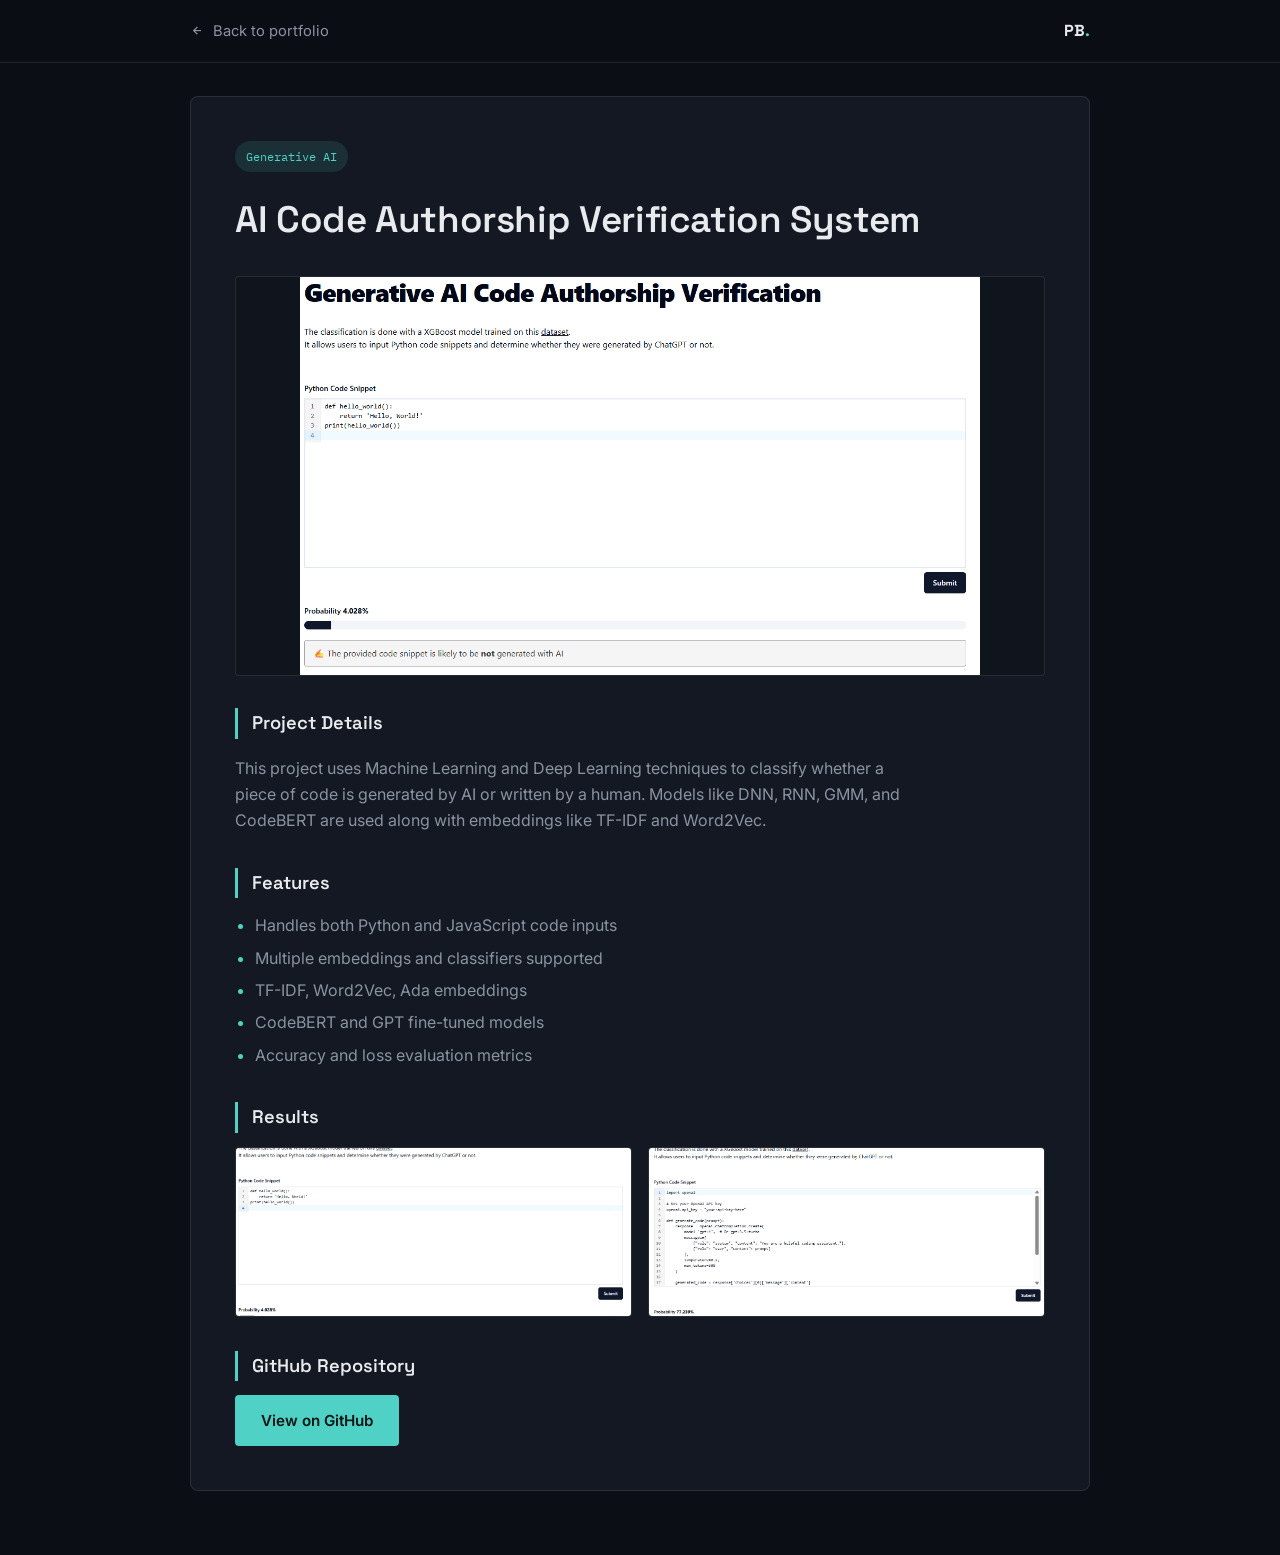
<file: Sections/gen_ds.html>
<!doctype html>
<html lang="en">
  <head>
    <meta charset="UTF-8" />
    <meta name="viewport" content="width=device-width, initial-scale=1" />

    <title>AI Code Authorship Verification System — Prashanth Billa</title>

    <link rel="preconnect" href="https://fonts.googleapis.com" />
    <link rel="preconnect" href="https://fonts.gstatic.com" crossorigin />

    <link
      href="https://fonts.googleapis.com/css2?family=Space+Grotesk:wght@500;600;700&family=Inter:wght@400;500;600&family=IBM+Plex+Mono:wght@500&display=swap"
      rel="stylesheet"
    />

    <link
      href="https://cdn.jsdelivr.net/npm/boxicons@2.1.4/css/boxicons.min.css"
      rel="stylesheet"
    />

    <style>
      :root {
        --bg: #0b0e14;
        --bg-alt: #10141c;
        --surface: #131822;

        --border: rgba(232, 234, 237, 0.1);
        --border-strong: rgba(232, 234, 237, 0.18);

        --text: #e8eaed;
        --text-muted: #8b93a1;
        --text-faint: #5c6472;

        --accent: #4fd1c5;
        --accent-ink: #0a1613;

        --radius-sm: 4px;
        --radius-md: 8px;

        --font-display: "Space Grotesk", "Inter", sans-serif;
        --font-body: "Inter", -apple-system, BlinkMacSystemFont, sans-serif;
        --font-mono: "IBM Plex Mono", "SFMono-Regular", Consolas, monospace;
      }

      *,
      *::before,
      *::after {
        box-sizing: border-box;
      }

      @media (prefers-reduced-motion: reduce) {
        *,
        *::before,
        *::after {
          animation-duration: 0.001ms !important;
          transition-duration: 0.001ms !important;
        }
      }

      body {
        margin: 0;
        background: var(--bg);
        color: var(--text);
        font-family: var(--font-body);
        line-height: 1.65;
        padding: 96px 20px 64px;
        min-height: 100vh;
      }

      a {
        color: inherit;
      }

      a:focus-visible,
      .btn-link:focus-visible {
        outline: 2px solid var(--accent);
        outline-offset: 3px;
        border-radius: 2px;
      }

      /* ---------- Top Bar ---------- */

      .topbar {
        position: fixed;
        top: 0;
        left: 0;
        right: 0;
        z-index: 20;

        background: rgba(11, 14, 20, 0.82);
        border-bottom: 1px solid var(--border);

        backdrop-filter: saturate(140%) blur(10px);

        padding: 18px 24px;
      }

      .topbar-inner {
        max-width: 900px;
        margin: 0 auto;

        display: flex;
        align-items: center;
        justify-content: space-between;
      }

      .back-link {
        display: inline-flex;
        align-items: center;
        gap: 8px;

        font-size: 0.92rem;
        color: var(--text-muted);

        text-decoration: none;

        transition: color 0.2s ease;
      }

      .back-link:hover {
        color: var(--text);
      }

      .topbar-mark {
        font-family: var(--font-display);
        font-weight: 700;
        font-size: 1rem;
      }

      .topbar-mark span {
        color: var(--accent);
      }

      /* ---------- Main Container ---------- */

      .container {
        background: var(--surface);

        max-width: 900px;
        width: 100%;

        margin: 0 auto;
        padding: 44px;

        border-radius: var(--radius-md);
        border: 1px solid var(--border);
      }

      .eyebrow {
        font-family: var(--font-mono);
        font-size: 0.78rem;

        color: var(--accent);
        background: rgba(79, 209, 197, 0.12);

        display: inline-block;

        padding: 5px 11px;
        border-radius: 999px;

        margin-bottom: 18px;
      }

      h1 {
        font-family: var(--font-display);
        font-size: clamp(1.7rem, 3.4vw, 2.3rem);
        font-weight: 600;

        letter-spacing: -0.01em;

        margin: 0 0 26px;

        color: var(--text);
      }

      /* ---------- Project Image ---------- */

      .project-image {
        width: 100%;
        max-height: 400px;

        object-fit: contain;

        background: var(--bg-alt);

        border-radius: var(--radius-sm);
        border: 1px solid var(--border);

        margin-bottom: 32px;

        display: block;
      }

      /* ---------- Sections ---------- */

      .section {
        margin-bottom: 34px;
      }

      .section:last-child {
        margin-bottom: 0;
      }

      .section h2 {
        font-family: var(--font-display);
        font-size: 1.15rem;
        font-weight: 600;

        margin: 0 0 14px;

        padding-left: 14px;

        border-left: 3px solid var(--accent);

        color: var(--text);
      }

      .section p {
        font-size: 1rem;
        color: var(--text-muted);

        max-width: 68ch;
      }

      .section ul {
        margin: 0;
        padding-left: 20px;

        color: var(--text-muted);
      }

      .section ul li {
        margin-bottom: 6px;
      }

      .section ul li::marker {
        color: var(--accent);
      }

      /* ---------- GitHub Button ---------- */

      .btn-link {
        display: inline-block;

        background-color: var(--accent);
        color: var(--accent-ink);

        padding: 13px 26px;

        text-decoration: none;

        border-radius: var(--radius-sm);

        font-weight: 600;
        font-size: 0.95rem;

        transition:
          background-color 0.2s ease,
          transform 0.2s ease;
      }

      .btn-link:hover {
        background-color: #7ee0d6;
        transform: translateY(-1px);
      }

      /* ---------- Results ---------- */

      .results-grid {
        display: grid;

        grid-template-columns: repeat(auto-fit, minmax(240px, 1fr));

        gap: 16px;
      }

      .results-grid img {
        width: 100%;
        height: 170px;

        object-fit: cover;

        border-radius: var(--radius-sm);
        border: 1px solid var(--border);

        transition:
          transform 0.3s ease,
          border-color 0.3s ease;

        cursor: pointer;
      }

      .results-grid img:hover {
        transform: scale(1.03);
        border-color: var(--border-strong);
      }

      /* ---------- Responsive ---------- */

      @media (max-width: 640px) {
        body {
          padding: 88px 14px 48px;
        }

        .container {
          padding: 26px 22px;
          border-radius: var(--radius-sm);
        }

        h1 {
          font-size: 1.5rem;
        }

        .project-image {
          max-height: 260px;
        }

        .results-grid img {
          height: 150px;
        }
      }

      @media (max-width: 400px) {
        .topbar-mark {
          display: none;
        }
      }
    </style>
  </head>

  <body>
    <!-- ---------- Top Bar ---------- -->

    <div class="topbar">
      <div class="topbar-inner">
        <a href="../index.html#work" class="back-link">
          <i class="bx bx-left-arrow-alt"></i>
          Back to portfolio
        </a>

        <span class="topbar-mark"> PB<span>.</span> </span>
      </div>
    </div>

    <!-- ---------- Main Project Container ---------- -->

    <div class="container">
      <span class="eyebrow">Generative AI</span>

      <h1>AI Code Authorship Verification System</h1>

      <img
        src="../assets/GenAI_code_Human.png"
        class="project-image"
        alt="AI Code Authorship Verification Cover"
      />

      <!-- ---------- Project Details ---------- -->

      <div class="section">
        <h2>Project Details</h2>

        <p>
          This project uses Machine Learning and Deep Learning techniques to
          classify whether a piece of code is generated by AI or written by a
          human. Models like DNN, RNN, GMM, and CodeBERT are used along with
          embeddings like TF-IDF and Word2Vec.
        </p>
      </div>

      <!-- ---------- Features ---------- -->

      <div class="section">
        <h2>Features</h2>

        <ul>
          <li>Handles both Python and JavaScript code inputs</li>
          <li>Multiple embeddings and classifiers supported</li>
          <li>TF-IDF, Word2Vec, Ada embeddings</li>
          <li>CodeBERT and GPT fine-tuned models</li>
          <li>Accuracy and loss evaluation metrics</li>
        </ul>
      </div>

      <!-- ---------- Results ---------- -->

      <div class="section">
        <h2>Results</h2>

        <div class="results-grid">
          <img
            src="../assets/GenAI_code_Human.png"
            alt="Human Code Classification Result"
          />

          <img
            src="../assets/GenAI_code_AI.png"
            alt="AI Generated Code Classification Result"
          />
        </div>
      </div>

      <!-- ---------- GitHub Repository ---------- -->

      <div class="section">
        <h2>GitHub Repository</h2>

        <a
          href="https://github.com/billaprashanth/GenAI-Code-Authorship-Project"
          target="_blank"
          rel="noopener"
          class="btn-link"
        >
          View on GitHub
        </a>
      </div>
    </div>

    <!-- ---------- GSAP Animation ---------- -->

    <script src="https://cdnjs.cloudflare.com/ajax/libs/gsap/3.12.2/gsap.min.js"></script>

    <script>
      if (!window.matchMedia("(prefers-reduced-motion: reduce)").matches) {
        gsap.from(".container", {
          duration: 1.1,
          y: 40,
          opacity: 0,
          ease: "power3.out",
        });
      }
    </script>
  </body>
</html>
</file>
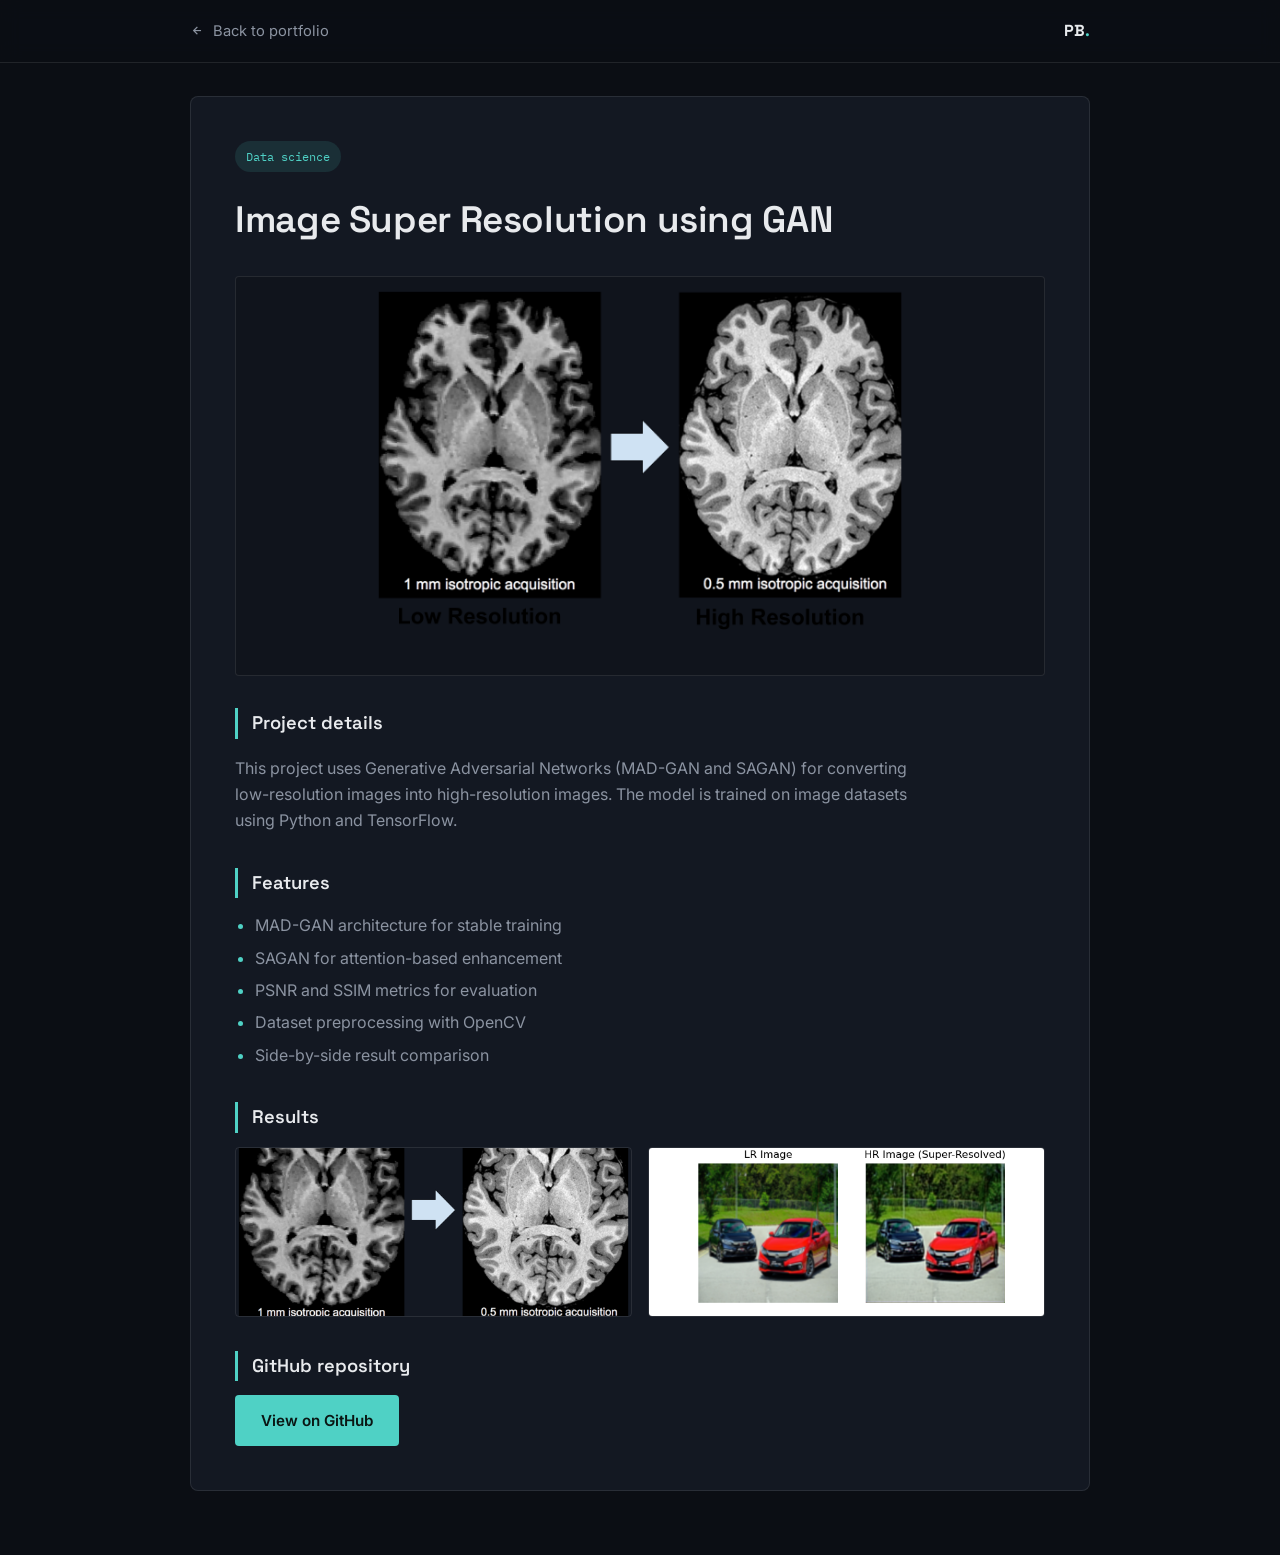
<file: Sections/imgResol_ds.html>
<!DOCTYPE html>
<html lang="en">
<head>
<meta charset="UTF-8" />
<meta name="viewport" content="width=device-width, initial-scale=1" />
<title>Image Super Resolution with GAN — Prashanth Billa</title>

<link rel="preconnect" href="https://fonts.googleapis.com">
<link rel="preconnect" href="https://fonts.gstatic.com" crossorigin>
<link href="https://fonts.googleapis.com/css2?family=Space+Grotesk:wght@500;600;700&family=Inter:wght@400;500;600&family=IBM+Plex+Mono:wght@500&display=swap" rel="stylesheet">
<link href="https://cdn.jsdelivr.net/npm/boxicons@2.1.4/css/boxicons.min.css" rel="stylesheet" />

<style>
  :root{
    --bg:            #0B0E14;
    --bg-alt:        #10141C;
    --surface:       #131822;
    --border:        rgba(232, 234, 237, 0.10);
    --border-strong: rgba(232, 234, 237, 0.18);

    --text:          #E8EAED;
    --text-muted:    #8B93A1;
    --text-faint:    #5C6472;

    --accent:        #4FD1C5;   /* data-science teal, matches the homepage tag */
    --accent-ink:    #0A1613;

    --radius-sm: 4px;
    --radius-md: 8px;

    --font-display: 'Space Grotesk', 'Inter', sans-serif;
    --font-body: 'Inter', -apple-system, BlinkMacSystemFont, sans-serif;
    --font-mono: 'IBM Plex Mono', 'SFMono-Regular', Consolas, monospace;
  }

  *, *::before, *::after{ box-sizing: border-box; }

  @media (prefers-reduced-motion: reduce){
    *, *::before, *::after{ animation-duration: 0.001ms !important; transition-duration: 0.001ms !important; }
  }

  body{
    margin: 0;
    background: var(--bg);
    color: var(--text);
    font-family: var(--font-body);
    line-height: 1.65;
    padding: 96px 20px 64px;
    min-height: 100vh;
  }

  a{ color: inherit; }

  a:focus-visible, .btn-link:focus-visible{
    outline: 2px solid var(--accent);
    outline-offset: 3px;
    border-radius: 2px;
  }

  /* ---------- top bar ---------- */
  .topbar{
    position: fixed;
    top: 0; left: 0; right: 0;
    z-index: 20;
    background: rgba(11, 14, 20, 0.82);
    border-bottom: 1px solid var(--border);
    backdrop-filter: saturate(140%) blur(10px);
    padding: 18px 24px;
  }
  .topbar-inner{
    max-width: 900px;
    margin: 0 auto;
    display: flex;
    align-items: center;
    justify-content: space-between;
  }
  .back-link{
    display: inline-flex;
    align-items: center;
    gap: 8px;
    font-size: 0.92rem;
    color: var(--text-muted);
    text-decoration: none;
    transition: color 0.2s ease;
  }
  .back-link:hover{ color: var(--text); }
  .topbar-mark{
    font-family: var(--font-display);
    font-weight: 700;
    font-size: 1rem;
  }
  .topbar-mark span{ color: var(--accent); }

  /* ---------- container ---------- */
  .container{
    background: var(--surface);
    max-width: 900px;
    width: 100%;
    margin: 0 auto;
    padding: 44px;
    border-radius: var(--radius-md);
    border: 1px solid var(--border);
  }

  .eyebrow{
    font-family: var(--font-mono);
    font-size: 0.78rem;
    color: var(--accent);
    background: rgba(79, 209, 197, 0.12);
    display: inline-block;
    padding: 5px 11px;
    border-radius: 999px;
    margin-bottom: 18px;
  }

  h1{
    font-family: var(--font-display);
    font-size: clamp(1.7rem, 3.4vw, 2.3rem);
    font-weight: 600;
    letter-spacing: -0.01em;
    margin: 0 0 26px;
    color: var(--text);
  }

  .project-image{
    width: 100%;
    max-height: 400px;
    object-fit: contain;
    background: var(--bg-alt);
    border-radius: var(--radius-sm);
    border: 1px solid var(--border);
    margin-bottom: 32px;
    display: block;
  }

  .section{ margin-bottom: 34px; }
  .section:last-child{ margin-bottom: 0; }

  .section h2{
    font-family: var(--font-display);
    font-size: 1.15rem;
    font-weight: 600;
    margin: 0 0 14px;
    padding-left: 14px;
    border-left: 3px solid var(--accent);
    color: var(--text);
  }

  .section p{
    font-size: 1rem;
    color: var(--text-muted);
    max-width: 68ch;
  }

  .section ul{
    margin: 0;
    padding-left: 20px;
    color: var(--text-muted);
  }
  .section ul li{ margin-bottom: 6px; }
  .section ul li::marker{ color: var(--accent); }

  .btn-link{
    display: inline-block;
    background-color: var(--accent);
    color: var(--accent-ink);
    padding: 13px 26px;
    text-decoration: none;
    border-radius: var(--radius-sm);
    font-weight: 600;
    font-size: 0.95rem;
    transition: background-color 0.2s ease, transform 0.2s ease;
  }
  .btn-link:hover{ background-color: #7ee0d6; transform: translateY(-1px); }

  .results-grid{
    display: grid;
    grid-template-columns: repeat(auto-fit, minmax(240px, 1fr));
    gap: 16px;
  }
  .results-grid img{
    width: 100%;
    height: 170px;
    object-fit: cover;
    border-radius: var(--radius-sm);
    border: 1px solid var(--border);
    transition: transform 0.3s ease, border-color 0.3s ease;
    cursor: pointer;
  }
  .results-grid img:hover{
    transform: scale(1.03);
    border-color: var(--border-strong);
  }

  /* ---------- responsive ---------- */
  @media (max-width: 640px){
    body{ padding: 88px 14px 48px; }
    .container{ padding: 26px 22px; border-radius: var(--radius-sm); }
    h1{ font-size: 1.5rem; }
    .project-image{ max-height: 260px; }
    .results-grid img{ height: 150px; }
  }

  @media (max-width: 400px){
    .topbar-mark{ display: none; }
  }
</style>
</head>
<body>

<div class="topbar">
  <div class="topbar-inner">
    <a href="../index.html#work" class="back-link"><i class='bx bx-left-arrow-alt'></i> Back to portfolio</a>
    <span class="topbar-mark">PB<span>.</span></span>
  </div>
</div>

<div class="container">
  <span class="eyebrow">Data science</span>
  <h1>Image Super Resolution using GAN</h1>
  <img src="../assets/reolution_img_ds.png" class="project-image" alt="Image SR Cover" />

  <div class="section">
    <h2>Project details</h2>
    <p>
      This project uses Generative Adversarial Networks (MAD-GAN and SAGAN) for converting low-resolution images into high-resolution images. The model is trained on image datasets using Python and TensorFlow.
    </p>
  </div>

  <div class="section">
    <h2>Features</h2>
    <ul>
      <li>MAD-GAN architecture for stable training</li>
      <li>SAGAN for attention-based enhancement</li>
      <li>PSNR and SSIM metrics for evaluation</li>
      <li>Dataset preprocessing with OpenCV</li>
      <li>Side-by-side result comparison</li>
    </ul>
  </div>

  <div class="section">
    <h2>Results</h2>
    <div class="results-grid">
      <img src="../assets/reolution_img_ds.png" alt="Before vs After 1" />
      <img src="../assets/Img_res_2.png" alt="Before vs After 2" />
    </div>
  </div>

  <div class="section">
    <h2>GitHub repository</h2>
    <a href="https://github.com/billaprashanth/image-super-resolution-GAN" target="_blank" rel="noopener" class="btn-link">View on GitHub</a>
  </div>
</div>

<script src="https://cdnjs.cloudflare.com/ajax/libs/gsap/3.12.2/gsap.min.js"></script>
<script>
  if (!window.matchMedia('(prefers-reduced-motion: reduce)').matches) {
    gsap.from(".container", { duration: 1.1, y: 40, opacity: 0, ease: "power3.out" });
  }
</script>
</body>
</html>
</file>
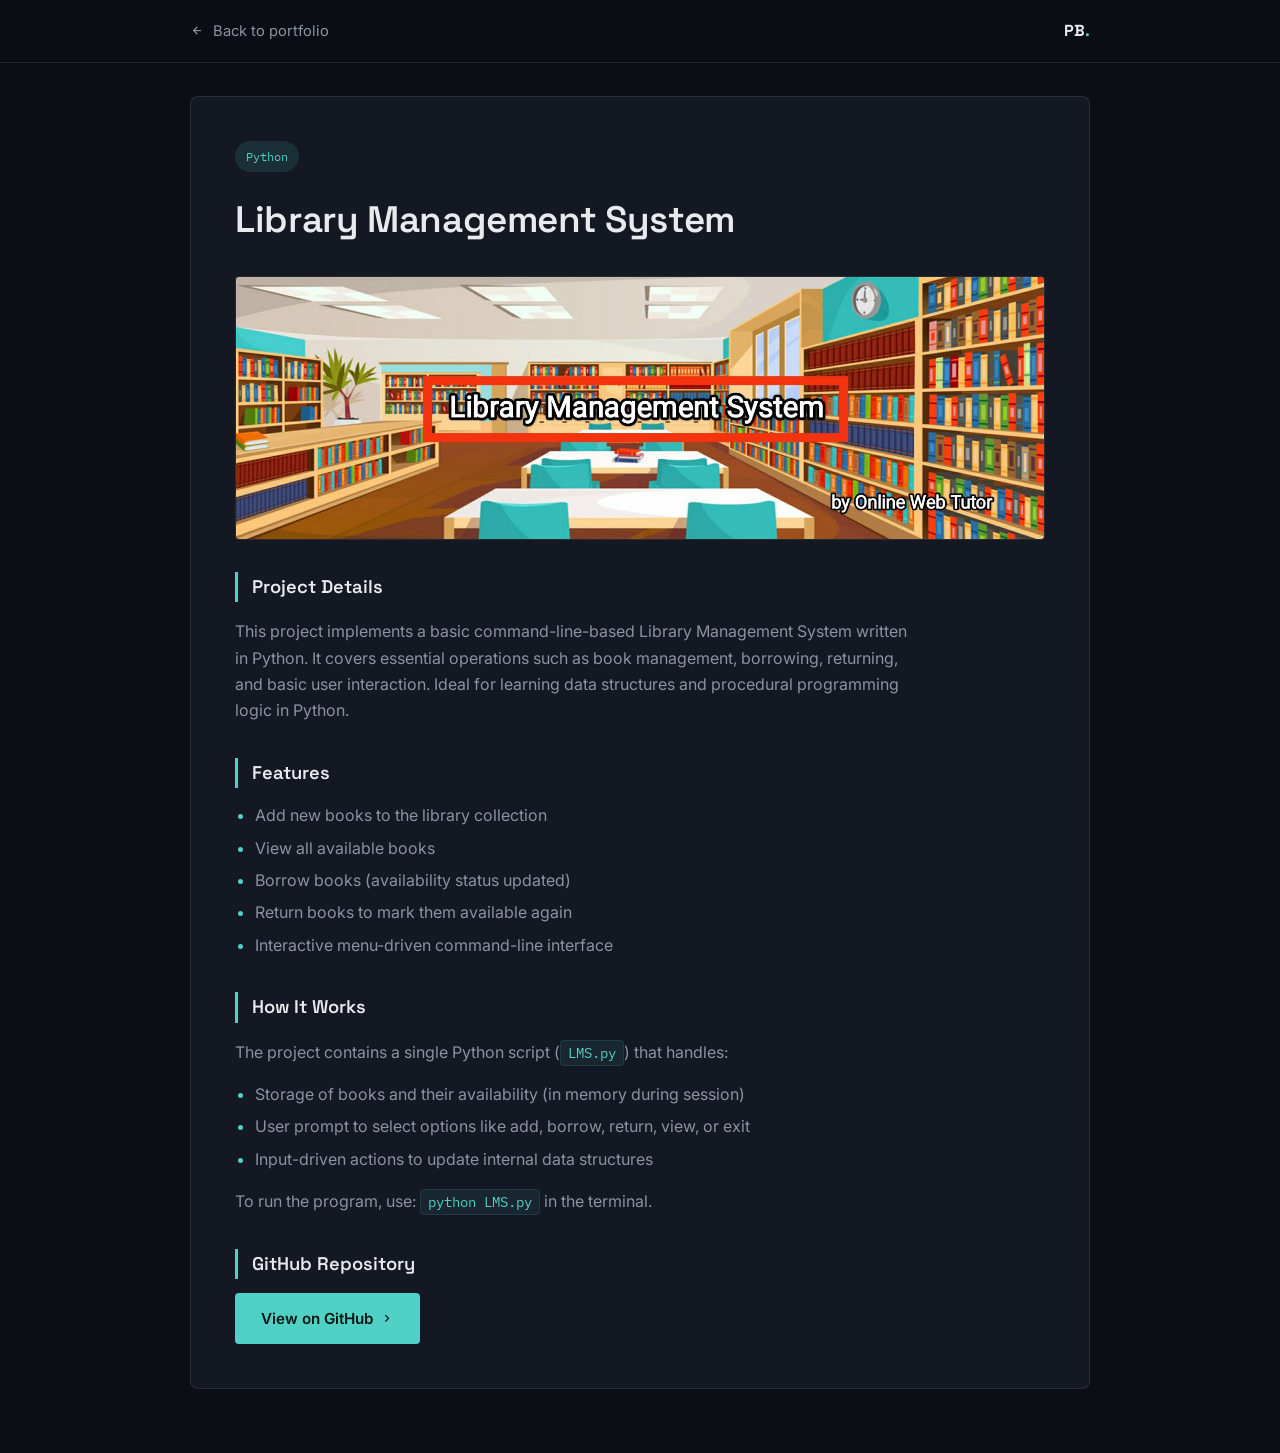
<file: Sections/Library-SQL.html>
<!doctype html>
<html lang="en">
  <head>
    <meta charset="UTF-8" />
    <meta name="viewport" content="width=device-width, initial-scale=1" />

    <title>Library Management System — Prashanth Billa</title>

    <link rel="preconnect" href="https://fonts.googleapis.com" />
    <link rel="preconnect" href="https://fonts.gstatic.com" crossorigin />

    <link
      href="https://fonts.googleapis.com/css2?family=Space+Grotesk:wght@500;600;700&family=Inter:wght@400;500;600&family=IBM+Plex+Mono:wght@500&display=swap"
      rel="stylesheet"
    />

    <link
      href="https://cdn.jsdelivr.net/npm/boxicons@2.1.4/css/boxicons.min.css"
      rel="stylesheet"
    />

    <style>
      :root {
        --bg: #0b0e14;
        --bg-alt: #10141c;
        --surface: #131822;

        --border: rgba(232, 234, 237, 0.1);
        --border-strong: rgba(232, 234, 237, 0.18);

        --text: #e8eaed;
        --text-muted: #8b93a1;
        --text-faint: #5c6472;

        --accent: #4fd1c5;
        --accent-ink: #0a1613;

        --radius-sm: 4px;
        --radius-md: 8px;

        --font-display: "Space Grotesk", "Inter", sans-serif;
        --font-body: "Inter", -apple-system, BlinkMacSystemFont, sans-serif;
        --font-mono: "IBM Plex Mono", "SFMono-Regular", Consolas, monospace;
      }

      *,
      *::before,
      *::after {
        box-sizing: border-box;
      }

      @media (prefers-reduced-motion: reduce) {
        *,
        *::before,
        *::after {
          animation-duration: 0.001ms !important;
          transition-duration: 0.001ms !important;
        }
      }

      body {
        margin: 0;
        background: var(--bg);
        color: var(--text);
        font-family: var(--font-body);
        line-height: 1.65;

        padding: 96px 20px 64px;
        min-height: 100vh;
      }

      a {
        color: inherit;
      }

      a:focus-visible,
      .btn-link:focus-visible {
        outline: 2px solid var(--accent);
        outline-offset: 3px;
        border-radius: 2px;
      }

      /* ---------- Top Bar ---------- */

      .topbar {
        position: fixed;
        top: 0;
        left: 0;
        right: 0;
        z-index: 20;

        background: rgba(11, 14, 20, 0.82);
        border-bottom: 1px solid var(--border);

        backdrop-filter: saturate(140%) blur(10px);

        padding: 18px 24px;
      }

      .topbar-inner {
        max-width: 900px;
        margin: 0 auto;

        display: flex;
        align-items: center;
        justify-content: space-between;
      }

      .back-link {
        display: inline-flex;
        align-items: center;
        gap: 8px;

        font-size: 0.92rem;
        color: var(--text-muted);

        text-decoration: none;

        transition: color 0.2s ease;
      }

      .back-link:hover {
        color: var(--text);
      }

      .topbar-mark {
        font-family: var(--font-display);
        font-weight: 700;
        font-size: 1rem;
      }

      .topbar-mark span {
        color: var(--accent);
      }

      /* ---------- Main Container ---------- */

      .container {
        background: var(--surface);

        max-width: 900px;
        width: 100%;

        margin: 0 auto;
        padding: 44px;

        border-radius: var(--radius-md);
        border: 1px solid var(--border);
      }

      .eyebrow {
        font-family: var(--font-mono);
        font-size: 0.78rem;

        color: var(--accent);
        background: rgba(79, 209, 197, 0.12);

        display: inline-block;

        padding: 5px 11px;
        border-radius: 999px;

        margin-bottom: 18px;
      }

      h1 {
        font-family: var(--font-display);

        font-size: clamp(1.7rem, 3.4vw, 2.3rem);
        font-weight: 600;

        letter-spacing: -0.01em;

        margin: 0 0 26px;

        color: var(--text);
      }

      /* ---------- Project Image ---------- */

      .project-image {
        width: 100%;
        max-height: 400px;

        object-fit: contain;

        background: var(--bg-alt);

        border-radius: var(--radius-sm);
        border: 1px solid var(--border);

        margin-bottom: 32px;

        display: block;
      }

      /* ---------- Sections ---------- */

      .section {
        margin-bottom: 34px;
      }

      .section:last-child {
        margin-bottom: 0;
      }

      .section h2 {
        font-family: var(--font-display);

        font-size: 1.15rem;
        font-weight: 600;

        margin: 0 0 14px;

        padding-left: 14px;

        border-left: 3px solid var(--accent);

        color: var(--text);
      }

      .section p {
        font-size: 1rem;
        color: var(--text-muted);

        max-width: 68ch;
      }

      .section ul {
        margin: 0;
        padding-left: 20px;

        color: var(--text-muted);
      }

      .section ul li {
        margin-bottom: 6px;
      }

      .section ul li::marker {
        color: var(--accent);
      }

      /* ---------- Code ---------- */

      code {
        font-family: var(--font-mono);
        font-size: 0.88em;

        color: var(--accent);

        background: rgba(79, 209, 197, 0.08);

        padding: 3px 7px;

        border-radius: 4px;
        border: 1px solid rgba(79, 209, 197, 0.12);
      }

      /* ---------- GitHub Button ---------- */

      .btn-link {
        display: inline-flex;
        align-items: center;
        gap: 6px;

        background-color: var(--accent);
        color: var(--accent-ink);

        padding: 13px 26px;

        text-decoration: none;

        border-radius: var(--radius-sm);

        font-weight: 600;
        font-size: 0.95rem;

        transition:
          background-color 0.2s ease,
          transform 0.2s ease;
      }

      .btn-link:hover {
        background-color: #7ee0d6;
        transform: translateY(-1px);
      }

      /* ---------- Responsive ---------- */

      @media (max-width: 640px) {
        body {
          padding: 88px 14px 48px;
        }

        .container {
          padding: 26px 22px;
          border-radius: var(--radius-sm);
        }

        h1 {
          font-size: 1.5rem;
        }

        .project-image {
          max-height: 260px;
        }
      }

      @media (max-width: 400px) {
        .topbar-mark {
          display: none;
        }
      }
    </style>
  </head>

  <body>
    <!-- ---------- Top Bar ---------- -->

    <div class="topbar">
      <div class="topbar-inner">
        <a href="../index.html#work" class="back-link">
          <i class="bx bx-left-arrow-alt"></i>
          Back to portfolio
        </a>

        <span class="topbar-mark"> PB<span>.</span> </span>
      </div>
    </div>

    <!-- ---------- Main Project Container ---------- -->

    <div class="container">
      <span class="eyebrow">Python</span>

      <h1>Library Management System</h1>

      <img
        src="../assets/library-img.jpg"
        alt="Library Management System"
        class="project-image"
      />

      <!-- ---------- Project Details ---------- -->

      <div class="section">
        <h2>Project Details</h2>

        <p>
          This project implements a basic command-line-based Library Management
          System written in Python. It covers essential operations such as book
          management, borrowing, returning, and basic user interaction. Ideal
          for learning data structures and procedural programming logic in
          Python.
        </p>
      </div>

      <!-- ---------- Features ---------- -->

      <div class="section">
        <h2>Features</h2>

        <ul>
          <li>Add new books to the library collection</li>
          <li>View all available books</li>
          <li>Borrow books (availability status updated)</li>
          <li>Return books to mark them available again</li>
          <li>Interactive menu-driven command-line interface</li>
        </ul>
      </div>

      <!-- ---------- How It Works ---------- -->

      <div class="section">
        <h2>How It Works</h2>

        <p>
          The project contains a single Python script (<code>LMS.py</code>) that
          handles:
        </p>

        <ul>
          <li>
            Storage of books and their availability (in memory during session)
          </li>

          <li>
            User prompt to select options like add, borrow, return, view, or
            exit
          </li>

          <li>Input-driven actions to update internal data structures</li>
        </ul>

        <p>
          To run the program, use:
          <code>python LMS.py</code>
          in the terminal.
        </p>
      </div>

      <!-- ---------- GitHub Repository ---------- -->

      <div class="section">
        <h2>GitHub Repository</h2>

        <a
          href="https://github.com/billaprashanth/Library-Management-System.git"
          target="_blank"
          rel="noopener noreferrer"
          class="btn-link"
        >
          View on GitHub
          <i class="bx bx-chevron-right"></i>
        </a>
      </div>
    </div>

    <!-- ---------- GSAP Animation ---------- -->

    <script src="https://cdnjs.cloudflare.com/ajax/libs/gsap/3.12.2/gsap.min.js"></script>

    <script>
      if (!window.matchMedia("(prefers-reduced-motion: reduce)").matches) {
        gsap.from(".container", {
          duration: 1.1,
          y: 40,
          opacity: 0,
          ease: "power3.out",
        });
      }
    </script>
  </body>
</html>
</file>
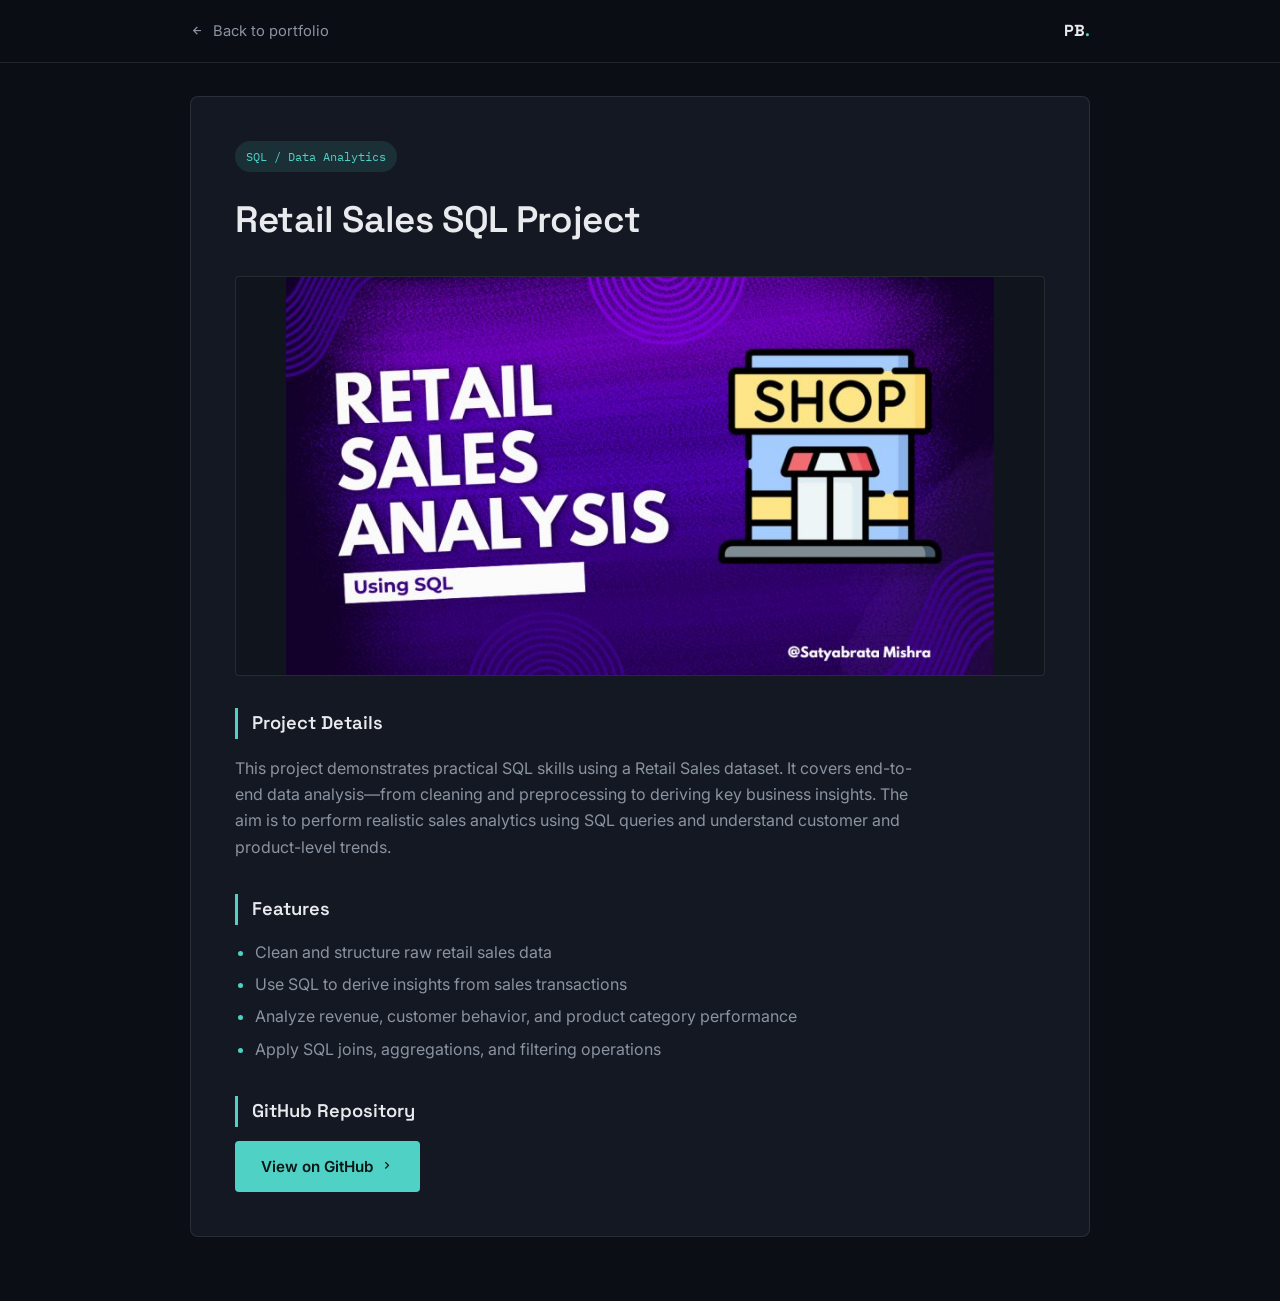
<file: Sections/Retail_SQL.html>
<!doctype html>
<html lang="en">
  <head>
    <meta charset="UTF-8" />
    <meta name="viewport" content="width=device-width, initial-scale=1" />

    <title>Retail Sales SQL Project — Prashanth Billa</title>

    <link rel="preconnect" href="https://fonts.googleapis.com" />
    <link rel="preconnect" href="https://fonts.gstatic.com" crossorigin />

    <link
      href="https://fonts.googleapis.com/css2?family=Space+Grotesk:wght@500;600;700&family=Inter:wght@400;500;600&family=IBM+Plex+Mono:wght@500&display=swap"
      rel="stylesheet"
    />

    <link
      href="https://cdn.jsdelivr.net/npm/boxicons@2.1.4/css/boxicons.min.css"
      rel="stylesheet"
    />

    <style>
      :root {
        --bg: #0b0e14;
        --bg-alt: #10141c;
        --surface: #131822;

        --border: rgba(232, 234, 237, 0.1);
        --border-strong: rgba(232, 234, 237, 0.18);

        --text: #e8eaed;
        --text-muted: #8b93a1;
        --text-faint: #5c6472;

        --accent: #4fd1c5;
        --accent-ink: #0a1613;

        --radius-sm: 4px;
        --radius-md: 8px;

        --font-display: "Space Grotesk", "Inter", sans-serif;
        --font-body: "Inter", -apple-system, BlinkMacSystemFont, sans-serif;
        --font-mono: "IBM Plex Mono", "SFMono-Regular", Consolas, monospace;
      }

      *,
      *::before,
      *::after {
        box-sizing: border-box;
      }

      @media (prefers-reduced-motion: reduce) {
        *,
        *::before,
        *::after {
          animation-duration: 0.001ms !important;
          transition-duration: 0.001ms !important;
        }
      }

      body {
        margin: 0;
        background: var(--bg);
        color: var(--text);
        font-family: var(--font-body);
        line-height: 1.65;

        padding: 96px 20px 64px;
        min-height: 100vh;
      }

      a {
        color: inherit;
      }

      a:focus-visible,
      .btn-link:focus-visible {
        outline: 2px solid var(--accent);
        outline-offset: 3px;
        border-radius: 2px;
      }

      /* ---------- Top Bar ---------- */

      .topbar {
        position: fixed;
        top: 0;
        left: 0;
        right: 0;
        z-index: 20;

        background: rgba(11, 14, 20, 0.82);
        border-bottom: 1px solid var(--border);

        backdrop-filter: saturate(140%) blur(10px);

        padding: 18px 24px;
      }

      .topbar-inner {
        max-width: 900px;
        margin: 0 auto;

        display: flex;
        align-items: center;
        justify-content: space-between;
      }

      .back-link {
        display: inline-flex;
        align-items: center;
        gap: 8px;

        font-size: 0.92rem;
        color: var(--text-muted);

        text-decoration: none;

        transition: color 0.2s ease;
      }

      .back-link:hover {
        color: var(--text);
      }

      .topbar-mark {
        font-family: var(--font-display);
        font-weight: 700;
        font-size: 1rem;
      }

      .topbar-mark span {
        color: var(--accent);
      }

      /* ---------- Main Container ---------- */

      .container {
        background: var(--surface);

        max-width: 900px;
        width: 100%;

        margin: 0 auto;
        padding: 44px;

        border-radius: var(--radius-md);
        border: 1px solid var(--border);
      }

      .eyebrow {
        font-family: var(--font-mono);
        font-size: 0.78rem;

        color: var(--accent);
        background: rgba(79, 209, 197, 0.12);

        display: inline-block;

        padding: 5px 11px;
        border-radius: 999px;

        margin-bottom: 18px;
      }

      h1 {
        font-family: var(--font-display);

        font-size: clamp(1.7rem, 3.4vw, 2.3rem);
        font-weight: 600;

        letter-spacing: -0.01em;

        margin: 0 0 26px;

        color: var(--text);
      }

      /* ---------- Project Image ---------- */

      .project-image {
        width: 100%;
        max-height: 400px;

        object-fit: contain;

        background: var(--bg-alt);

        border-radius: var(--radius-sm);
        border: 1px solid var(--border);

        margin-bottom: 32px;

        display: block;
      }

      /* ---------- Sections ---------- */

      .section {
        margin-bottom: 34px;
      }

      .section:last-child {
        margin-bottom: 0;
      }

      .section h2 {
        font-family: var(--font-display);

        font-size: 1.15rem;
        font-weight: 600;

        margin: 0 0 14px;

        padding-left: 14px;

        border-left: 3px solid var(--accent);

        color: var(--text);
      }

      .section p {
        font-size: 1rem;
        color: var(--text-muted);

        max-width: 68ch;
      }

      .section ul {
        margin: 0;
        padding-left: 20px;

        color: var(--text-muted);
      }

      .section ul li {
        margin-bottom: 6px;
      }

      .section ul li::marker {
        color: var(--accent);
      }

      /* ---------- GitHub Button ---------- */

      .btn-link {
        display: inline-flex;
        align-items: center;
        gap: 6px;

        background-color: var(--accent);
        color: var(--accent-ink);

        padding: 13px 26px;

        text-decoration: none;

        border-radius: var(--radius-sm);

        font-weight: 600;
        font-size: 0.95rem;

        transition:
          background-color 0.2s ease,
          transform 0.2s ease;
      }

      .btn-link:hover {
        background-color: #7ee0d6;
        transform: translateY(-1px);
      }

      /* ---------- Responsive ---------- */

      @media (max-width: 640px) {
        body {
          padding: 88px 14px 48px;
        }

        .container {
          padding: 26px 22px;
          border-radius: var(--radius-sm);
        }

        h1 {
          font-size: 1.5rem;
        }

        .project-image {
          max-height: 260px;
        }
      }

      @media (max-width: 400px) {
        .topbar-mark {
          display: none;
        }
      }
    </style>
  </head>

  <body>
    <!-- ---------- Top Bar ---------- -->

    <div class="topbar">
      <div class="topbar-inner">
        <a href="../index.html#work" class="back-link">
          <i class="bx bx-left-arrow-alt"></i>
          Back to portfolio
        </a>

        <span class="topbar-mark"> PB<span>.</span> </span>
      </div>
    </div>

    <!-- ---------- Main Project Container ---------- -->

    <div class="container">
      <span class="eyebrow">SQL / Data Analytics</span>

      <h1>Retail Sales SQL Project</h1>

      <img
        src="../assets/Retail_Sale.jpg"
        alt="Retail Sales SQL Project"
        class="project-image"
      />

      <!-- ---------- Project Details ---------- -->

      <div class="section">
        <h2>Project Details</h2>

        <p>
          This project demonstrates practical SQL skills using a Retail Sales
          dataset. It covers end-to-end data analysis—from cleaning and
          preprocessing to deriving key business insights. The aim is to perform
          realistic sales analytics using SQL queries and understand customer
          and product-level trends.
        </p>
      </div>

      <!-- ---------- Features ---------- -->

      <div class="section">
        <h2>Features</h2>

        <ul>
          <li>Clean and structure raw retail sales data</li>

          <li>Use SQL to derive insights from sales transactions</li>

          <li>
            Analyze revenue, customer behavior, and product category performance
          </li>

          <li>Apply SQL joins, aggregations, and filtering operations</li>
        </ul>
      </div>

      <!-- ---------- GitHub Repository ---------- -->

      <div class="section">
        <h2>GitHub Repository</h2>

        <a
          href="https://github.com/billaprashanth/Retail-Sales-SQL-Project.git"
          target="_blank"
          rel="noopener noreferrer"
          class="btn-link"
        >
          View on GitHub
          <i class="bx bx-chevron-right"></i>
        </a>
      </div>
    </div>

    <!-- ---------- GSAP Animation ---------- -->

    <script src="https://cdnjs.cloudflare.com/ajax/libs/gsap/3.12.2/gsap.min.js"></script>

    <script>
      if (!window.matchMedia("(prefers-reduced-motion: reduce)").matches) {
        gsap.from(".container", {
          duration: 1.1,
          y: 40,
          opacity: 0,
          ease: "power3.out",
        });
      }
    </script>
  </body>
</html>
</file>
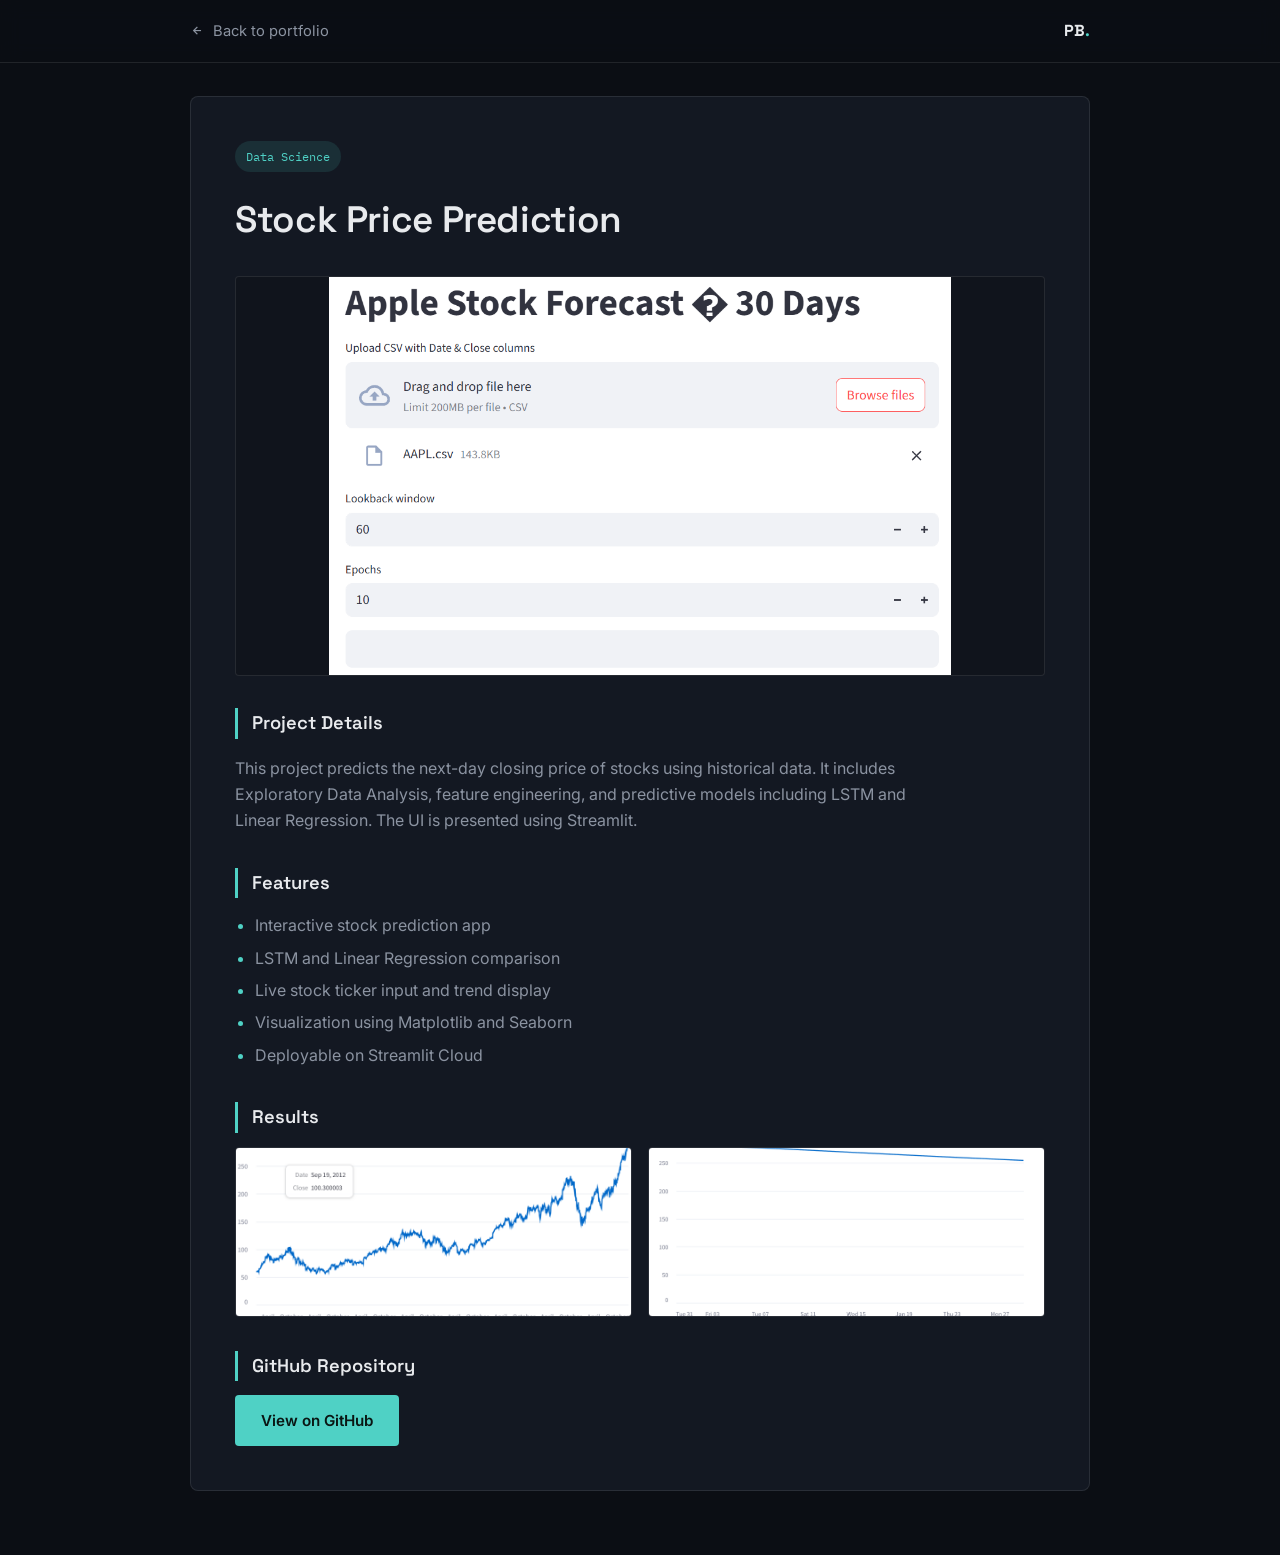
<file: Sections/stockPrice.html>
<!DOCTYPE html>
<html lang="en">

<head>
  <meta charset="UTF-8" />
  <meta name="viewport" content="width=device-width, initial-scale=1" />

  <title>Stock Price Prediction — Prashanth Billa</title>

  <link rel="preconnect" href="https://fonts.googleapis.com" />
  <link rel="preconnect" href="https://fonts.gstatic.com" crossorigin />

  <link
    href="https://fonts.googleapis.com/css2?family=Space+Grotesk:wght@500;600;700&family=Inter:wght@400;500;600&family=IBM+Plex+Mono:wght@500&display=swap"
    rel="stylesheet"
  />

  <link
    href="https://cdn.jsdelivr.net/npm/boxicons@2.1.4/css/boxicons.min.css"
    rel="stylesheet"
  />

  <style>
    :root {
      --bg: #0b0e14;
      --bg-alt: #10141c;
      --surface: #131822;

      --border: rgba(232, 234, 237, 0.1);
      --border-strong: rgba(232, 234, 237, 0.18);

      --text: #e8eaed;
      --text-muted: #8b93a1;
      --text-faint: #5c6472;

      --accent: #4fd1c5;
      --accent-ink: #0a1613;

      --radius-sm: 4px;
      --radius-md: 8px;

      --font-display: "Space Grotesk", "Inter", sans-serif;
      --font-body: "Inter", -apple-system, BlinkMacSystemFont, sans-serif;
      --font-mono: "IBM Plex Mono", "SFMono-Regular", Consolas, monospace;
    }

    *,
    *::before,
    *::after {
      box-sizing: border-box;
    }

    @media (prefers-reduced-motion: reduce) {
      *,
      *::before,
      *::after {
        animation-duration: 0.001ms !important;
        transition-duration: 0.001ms !important;
      }
    }

    body {
      margin: 0;
      background: var(--bg);
      color: var(--text);
      font-family: var(--font-body);
      line-height: 1.65;

      padding: 96px 20px 64px;
      min-height: 100vh;
    }

    a {
      color: inherit;
    }

    a:focus-visible,
    .btn-link:focus-visible {
      outline: 2px solid var(--accent);
      outline-offset: 3px;
      border-radius: 2px;
    }

    /* ---------- Top Bar ---------- */

    .topbar {
      position: fixed;
      top: 0;
      left: 0;
      right: 0;
      z-index: 20;

      background: rgba(11, 14, 20, 0.82);
      border-bottom: 1px solid var(--border);

      backdrop-filter: saturate(140%) blur(10px);

      padding: 18px 24px;
    }

    .topbar-inner {
      max-width: 900px;
      margin: 0 auto;

      display: flex;
      align-items: center;
      justify-content: space-between;
    }

    .back-link {
      display: inline-flex;
      align-items: center;
      gap: 8px;

      font-size: 0.92rem;
      color: var(--text-muted);

      text-decoration: none;

      transition: color 0.2s ease;
    }

    .back-link:hover {
      color: var(--text);
    }

    .topbar-mark {
      font-family: var(--font-display);
      font-weight: 700;
      font-size: 1rem;
    }

    .topbar-mark span {
      color: var(--accent);
    }

    /* ---------- Main Container ---------- */

    .container {
      background: var(--surface);

      max-width: 900px;
      width: 100%;

      margin: 0 auto;
      padding: 44px;

      border-radius: var(--radius-md);
      border: 1px solid var(--border);
    }

    .eyebrow {
      font-family: var(--font-mono);
      font-size: 0.78rem;

      color: var(--accent);
      background: rgba(79, 209, 197, 0.12);

      display: inline-block;

      padding: 5px 11px;
      border-radius: 999px;

      margin-bottom: 18px;
    }

    h1 {
      font-family: var(--font-display);

      font-size: clamp(1.7rem, 3.4vw, 2.3rem);
      font-weight: 600;

      letter-spacing: -0.01em;

      margin: 0 0 26px;

      color: var(--text);
    }

    /* ---------- Project Image ---------- */

    .project-image {
      width: 100%;
      max-height: 400px;

      object-fit: contain;

      background: var(--bg-alt);

      border-radius: var(--radius-sm);
      border: 1px solid var(--border);

      margin-bottom: 32px;

      display: block;
    }

    /* ---------- Sections ---------- */

    .section {
      margin-bottom: 34px;
    }

    .section:last-child {
      margin-bottom: 0;
    }

    .section h2 {
      font-family: var(--font-display);

      font-size: 1.15rem;
      font-weight: 600;

      margin: 0 0 14px;

      padding-left: 14px;

      border-left: 3px solid var(--accent);

      color: var(--text);
    }

    .section p {
      font-size: 1rem;
      color: var(--text-muted);

      max-width: 68ch;
    }

    .section ul {
      margin: 0;
      padding-left: 20px;

      color: var(--text-muted);
    }

    .section ul li {
      margin-bottom: 6px;
    }

    .section ul li::marker {
      color: var(--accent);
    }

    /* ---------- GitHub Button ---------- */

    .btn-link {
      display: inline-block;

      background-color: var(--accent);
      color: var(--accent-ink);

      padding: 13px 26px;

      text-decoration: none;

      border-radius: var(--radius-sm);

      font-weight: 600;
      font-size: 0.95rem;

      transition:
        background-color 0.2s ease,
        transform 0.2s ease;
    }

    .btn-link:hover {
      background-color: #7ee0d6;
      transform: translateY(-1px);
    }

    /* ---------- Results ---------- */

    .results-grid {
      display: grid;

      grid-template-columns:
        repeat(auto-fit, minmax(240px, 1fr));

      gap: 16px;
    }

    .results-grid img {
      width: 100%;
      height: 170px;

      object-fit: cover;

      border-radius: var(--radius-sm);
      border: 1px solid var(--border);

      transition:
        transform 0.3s ease,
        border-color 0.3s ease;

      cursor: pointer;
    }

    .results-grid img:hover {
      transform: scale(1.03);
      border-color: var(--border-strong);
    }

    /* ---------- Responsive ---------- */

    @media (max-width: 640px) {
      body {
        padding: 88px 14px 48px;
      }

      .container {
        padding: 26px 22px;
        border-radius: var(--radius-sm);
      }

      h1 {
        font-size: 1.5rem;
      }

      .project-image {
        max-height: 260px;
      }

      .results-grid img {
        height: 150px;
      }
    }

    @media (max-width: 400px) {
      .topbar-mark {
        display: none;
      }
    }
  </style>
</head>

<body>

  <!-- ---------- Top Bar ---------- -->

  <div class="topbar">
    <div class="topbar-inner">

      <a href="../index.html#work" class="back-link">
        <i class="bx bx-left-arrow-alt"></i>
        Back to portfolio
      </a>

      <span class="topbar-mark">
        PB<span>.</span>
      </span>

    </div>
  </div>

  <!-- ---------- Main Project Container ---------- -->

  <div class="container">

    <span class="eyebrow">Data Science</span>

    <h1>Stock Price Prediction</h1>

    <img
      src="../assets/Stock_mainimg.png"
      class="project-image"
      alt="Stock Price Prediction App Cover"
    />

    <!-- ---------- Project Details ---------- -->

    <div class="section">

      <h2>Project Details</h2>

      <p>
        This project predicts the next-day closing price of stocks using
        historical data. It includes Exploratory Data Analysis, feature
        engineering, and predictive models including LSTM and Linear
        Regression. The UI is presented using Streamlit.
      </p>

    </div>

    <!-- ---------- Features ---------- -->

    <div class="section">

      <h2>Features</h2>

      <ul>
        <li>Interactive stock prediction app</li>
        <li>LSTM and Linear Regression comparison</li>
        <li>Live stock ticker input and trend display</li>
        <li>Visualization using Matplotlib and Seaborn</li>
        <li>Deployable on Streamlit Cloud</li>
      </ul>

    </div>

    <!-- ---------- Results ---------- -->

    <div class="section">

      <h2>Results</h2>

      <div class="results-grid">

        <img
          src="../assets/stock1.png"
          alt="LSTM Result"
        />

        <img
          src="../assets/stock2.png"
          alt="Trend Line Chart"
        />

      </div>

    </div>

    <!-- ---------- GitHub Repository ---------- -->

    <div class="section">

      <h2>GitHub Repository</h2>

      <a
        href="https://github.com/billaprashanth/Stock_Price_Prediction"
        target="_blank"
        rel="noopener"
        class="btn-link"
      >
        View on GitHub
      </a>

    </div>

  </div>

  <!-- ---------- GSAP Animation ---------- -->

  <script src="https://cdnjs.cloudflare.com/ajax/libs/gsap/3.12.2/gsap.min.js"></script>

  <script>
    if (
      !window.matchMedia(
        "(prefers-reduced-motion: reduce)"
      ).matches
    ) {
      gsap.from(".container", {
        duration: 1.1,
        y: 40,
        opacity: 0,
        ease: "power3.out"
      });
    }
  </script>

</body>

</html>
</file>
